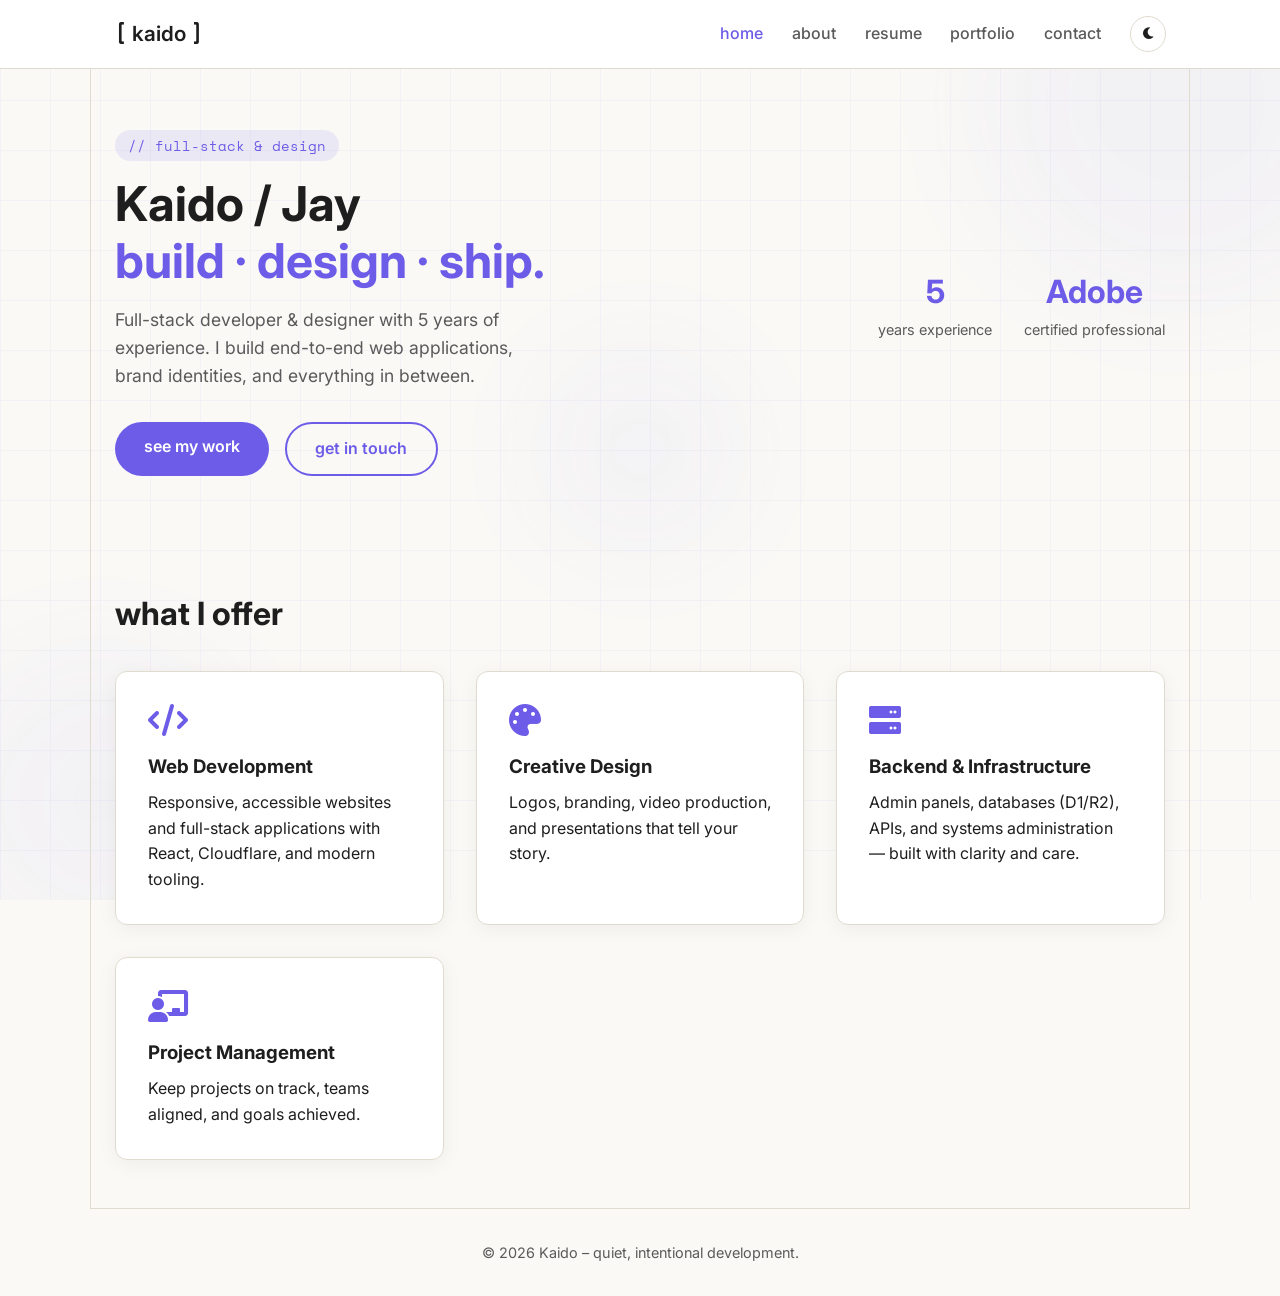
<file: index.html>
<!doctype html>
<html lang="en">
<head>
  <meta charset="UTF-8">
  <meta name="viewport" content="width=device-width, initial-scale=1.0">
  <title>Kaido · Portfolio</title>
  <link rel="icon" type="image/x-icon" href="favicon.ico">
  <link href="https://fonts.googleapis.com/css2?family=Inter:opsz,wght@14..32,300;400;500;600;700&family=Space+Mono:wght@400;700&display=swap" rel="stylesheet">
  <link rel="stylesheet" href="https://cdnjs.cloudflare.com/ajax/libs/font-awesome/6.0.0-beta3/css/all.min.css">
  <link rel="stylesheet" href="css/style.css">
</head>
<body>
  <!-- Animated Background -->
  <div class="animated-bg">
    <div class="grid-pattern"></div>
    <div class="orb orb-1"></div>
    <div class="orb orb-2"></div>
    <div class="orb orb-3"></div>
    <div class="particles">
      <div class="particle"></div>
      <div class="particle"></div>
      <div class="particle"></div>
      <div class="particle"></div>
      <div class="particle"></div>
      <div class="particle"></div>
      <div class="particle"></div>
      <div class="particle"></div>
      <div class="particle"></div>
      <div class="particle"></div>
      <div class="particle"></div>
      <div class="particle"></div>
      <div class="particle"></div>
      <div class="particle"></div>
      <div class="particle"></div>
    </div>
  </div>
  <div class="cursor-glow" id="cursorGlow"></div>

  <nav class="navbar">
    <div class="nav-container">
      <a href="index.html" class="logo">
        <span class="mono">[</span> kaido <span class="mono">]</span>
      </a>
      <button class="menu-toggle" id="menuToggle" aria-label="Toggle menu">
        <i class="fas fa-bars"></i>
      </button>
      <div class="nav-links" id="navLinks">
        <a href="index.html" class="active">home</a>
        <a href="about.html">about</a>
        <a href="resume.html">resume</a>
        <a href="portfolio.html">portfolio</a>
        <a href="contact.html">contact</a>
        <button class="theme-toggle" id="themeToggle" aria-label="Switch theme">
          <i class="fas fa-moon"></i>
        </button>
      </div>
    </div>
  </nav>

  <main>
    <section class="hero">
      <div class="hero-content">
        <span class="badge">// full-stack & design</span>
        <h1>Kaido / Jay<br><span>build · design · ship.</span></h1>
        <p>Full-stack developer & designer with 5 years of experience. I build end-to-end web applications, brand identities, and everything in between.</p>
        <div class="hero-actions">
          <a href="portfolio.html" class="btn-primary">see my work</a>
          <a href="contact.html" class="btn-outline">get in touch</a>
        </div>
      </div>
      <div class="hero-stats">
        <div class="stat">
          <span class="stat-number">5</span>
          <span class="stat-label">years experience</span>
        </div>
        <div class="stat">
          <span class="stat-number">Adobe</span>
          <span class="stat-label">certified professional</span>
        </div>
      </div>
    </section>

    <section class="services-preview">
      <h2>what I offer</h2>
      <div class="services-grid">
        <div class="service-card">
          <i class="fas fa-code service-icon"></i>
          <h3>Web Development</h3>
          <p>Responsive, accessible websites and full-stack applications with React, Cloudflare, and modern tooling.</p>
        </div>
        <div class="service-card">
          <i class="fas fa-palette service-icon"></i>
          <h3>Creative Design</h3>
          <p>Logos, branding, video production, and presentations that tell your story.</p>
        </div>
        <div class="service-card">
          <i class="fas fa-server service-icon"></i>
          <h3>Backend & Infrastructure</h3>
          <p>Admin panels, databases (D1/R2), APIs, and systems administration — built with clarity and care.</p>
        </div>
        <div class="service-card">
          <i class="fas fa-chalkboard-user service-icon"></i>
          <h3>Project Management</h3>
          <p>Keep projects on track, teams aligned, and goals achieved.</p>
        </div>
      </div>
    </section>
  </main>

  <footer>
    <p>© 2026 Kaido – quiet, intentional development.</p>
  </footer>

  <script src="js/main.js"></script>
</body>
</html>
</file>
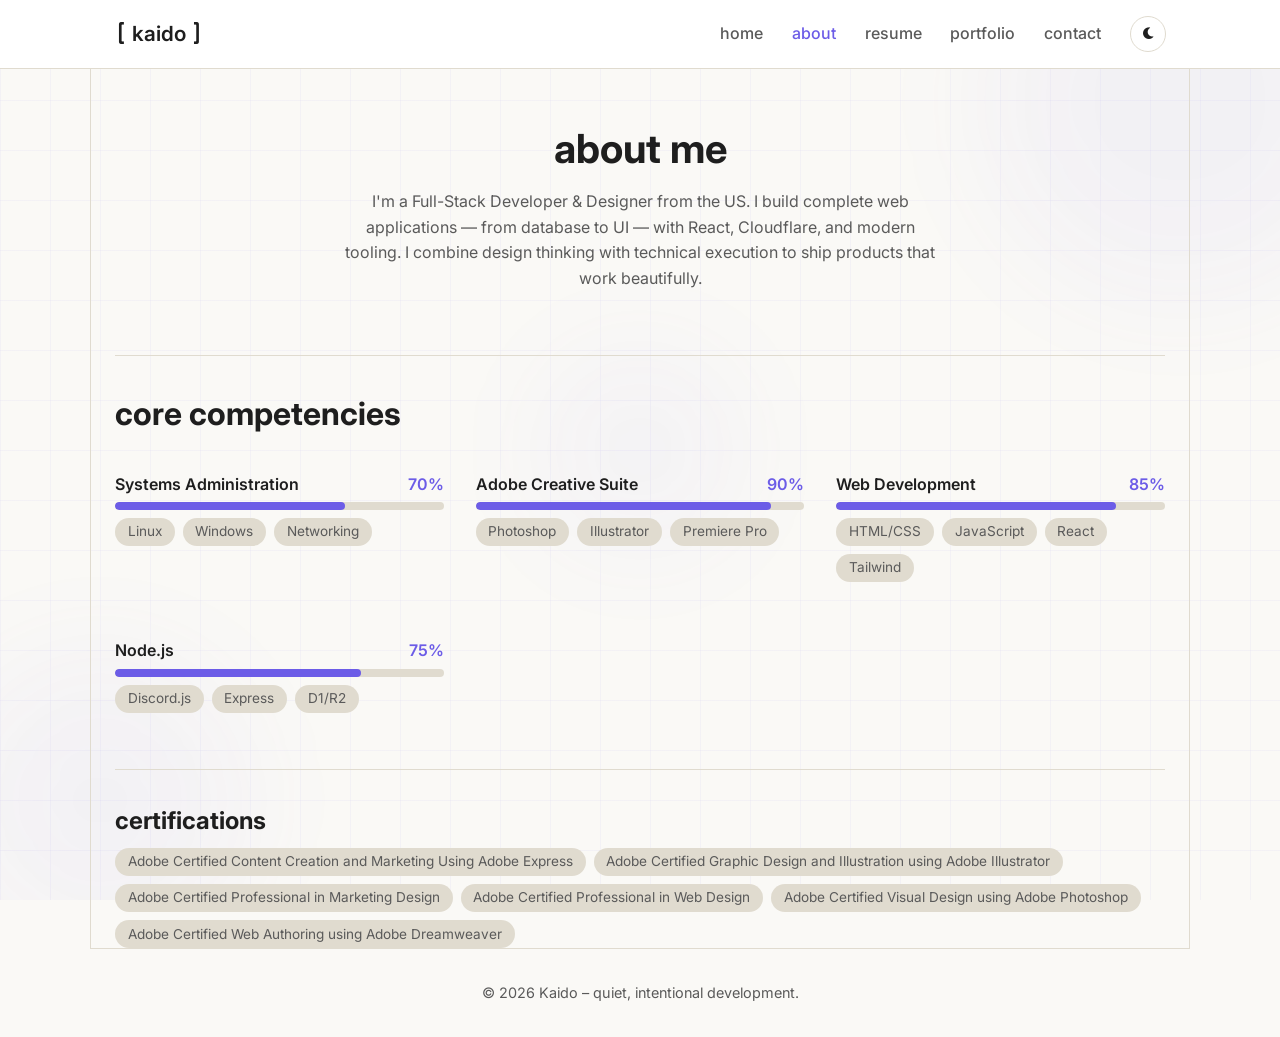
<file: about.html>
<!doctype html>
<html lang="en">
<head>
  <meta charset="UTF-8">
  <meta name="viewport" content="width=device-width, initial-scale=1.0">
  <title>About — Kaido</title>
  <link rel="icon" type="image/x-icon" href="favicon.ico">
  <link href="https://fonts.googleapis.com/css2?family=Inter:opsz,wght@14..32,300;400;500;600;700&family=Space+Mono:wght@400;700&display=swap" rel="stylesheet">
  <link rel="stylesheet" href="https://cdnjs.cloudflare.com/ajax/libs/font-awesome/6.0.0-beta3/css/all.min.css">
  <link rel="stylesheet" href="css/style.css">
</head>
<body>
  <!-- Animated Background -->
  <div class="animated-bg">
    <div class="grid-pattern"></div>
    <div class="orb orb-1"></div>
    <div class="orb orb-2"></div>
    <div class="orb orb-3"></div>
    <div class="particles">
      <div class="particle"></div>
      <div class="particle"></div>
      <div class="particle"></div>
      <div class="particle"></div>
      <div class="particle"></div>
      <div class="particle"></div>
      <div class="particle"></div>
      <div class="particle"></div>
      <div class="particle"></div>
      <div class="particle"></div>
      <div class="particle"></div>
      <div class="particle"></div>
      <div class="particle"></div>
      <div class="particle"></div>
      <div class="particle"></div>
    </div>
  </div>
  <div class="cursor-glow" id="cursorGlow"></div>

  <nav class="navbar">
    <div class="nav-container">
      <a href="index.html" class="logo">
        <span class="mono">[</span> kaido <span class="mono">]</span>
      </a>
      <button class="menu-toggle" id="menuToggle" aria-label="Toggle menu">
        <i class="fas fa-bars"></i>
      </button>
      <div class="nav-links" id="navLinks">
        <a href="index.html">home</a>
        <a href="about.html" class="active">about</a>
        <a href="resume.html">resume</a>
        <a href="portfolio.html">portfolio</a>
        <a href="contact.html">contact</a>
        <button class="theme-toggle" id="themeToggle" aria-label="Switch theme">
          <i class="fas fa-moon"></i>
        </button>
      </div>
    </div>
  </nav>

  <main>
    <section class="page-header">
      <h1>about me</h1>
      <p>I'm a Full-Stack Developer & Designer from the US. I build complete web applications — from database to UI — with React, Cloudflare, and modern tooling. I combine design thinking with technical execution to ship products that work beautifully.</p>
    </section>

    <hr class="section-divider">

    <section class="skills-section">
      <h2>core competencies</h2>
      <div class="grid-2col">
        <div class="skill-item" data-animate>
          <div class="skill-header">
            <span class="skill-name">Systems Administration</span>
            <span class="skill-percent">70%</span>
          </div>
          <div class="skill-bar"><div class="skill-progress" style="width: 70%;"></div></div>
          <div class="skill-tags"><span class="tag">Linux</span><span class="tag">Windows</span><span class="tag">Networking</span></div>
        </div>
        <div class="skill-item" data-animate>
          <div class="skill-header">
            <span class="skill-name">Adobe Creative Suite</span>
            <span class="skill-percent">90%</span>
          </div>
          <div class="skill-bar"><div class="skill-progress" style="width: 90%;"></div></div>
          <div class="skill-tags"><span class="tag">Photoshop</span><span class="tag">Illustrator</span><span class="tag">Premiere Pro</span></div>
        </div>
        <div class="skill-item" data-animate>
          <div class="skill-header">
            <span class="skill-name">Web Development</span>
            <span class="skill-percent">85%</span>
          </div>
          <div class="skill-bar"><div class="skill-progress" style="width: 85%;"></div></div>
          <div class="skill-tags"><span class="tag">HTML/CSS</span><span class="tag">JavaScript</span><span class="tag">React</span><span class="tag">Tailwind</span></div>
        </div>
        <div class="skill-item" data-animate>
          <div class="skill-header">
            <span class="skill-name">Node.js</span>
            <span class="skill-percent">75%</span>
          </div>
          <div class="skill-bar"><div class="skill-progress" style="width: 75%;"></div></div>
          <div class="skill-tags"><span class="tag">Discord.js</span><span class="tag">Express</span><span class="tag">D1/R2</span></div>
        </div>
      </div>
    </section>

    <hr class="section-divider">

    <section>
      <h2>certifications</h2>
      <div class="skill-tags">
        <span class="tag">Adobe Certified Content Creation and Marketing Using Adobe Express</span>
        <span class="tag">Adobe Certified Graphic Design and Illustration using Adobe Illustrator</span>
        <span class="tag">Adobe Certified Professional in Marketing Design</span>
        <span class="tag">Adobe Certified Professional in Web Design</span>
        <span class="tag">Adobe Certified Visual Design using Adobe Photoshop</span>
        <span class="tag">Adobe Certified Web Authoring using Adobe Dreamweaver</span>
      </div>
    </section>
  </main>

  <footer>
    <p>© 2026 Kaido – quiet, intentional development.</p>
  </footer>

  <script src="js/main.js"></script>
</body>
</html>
</file>
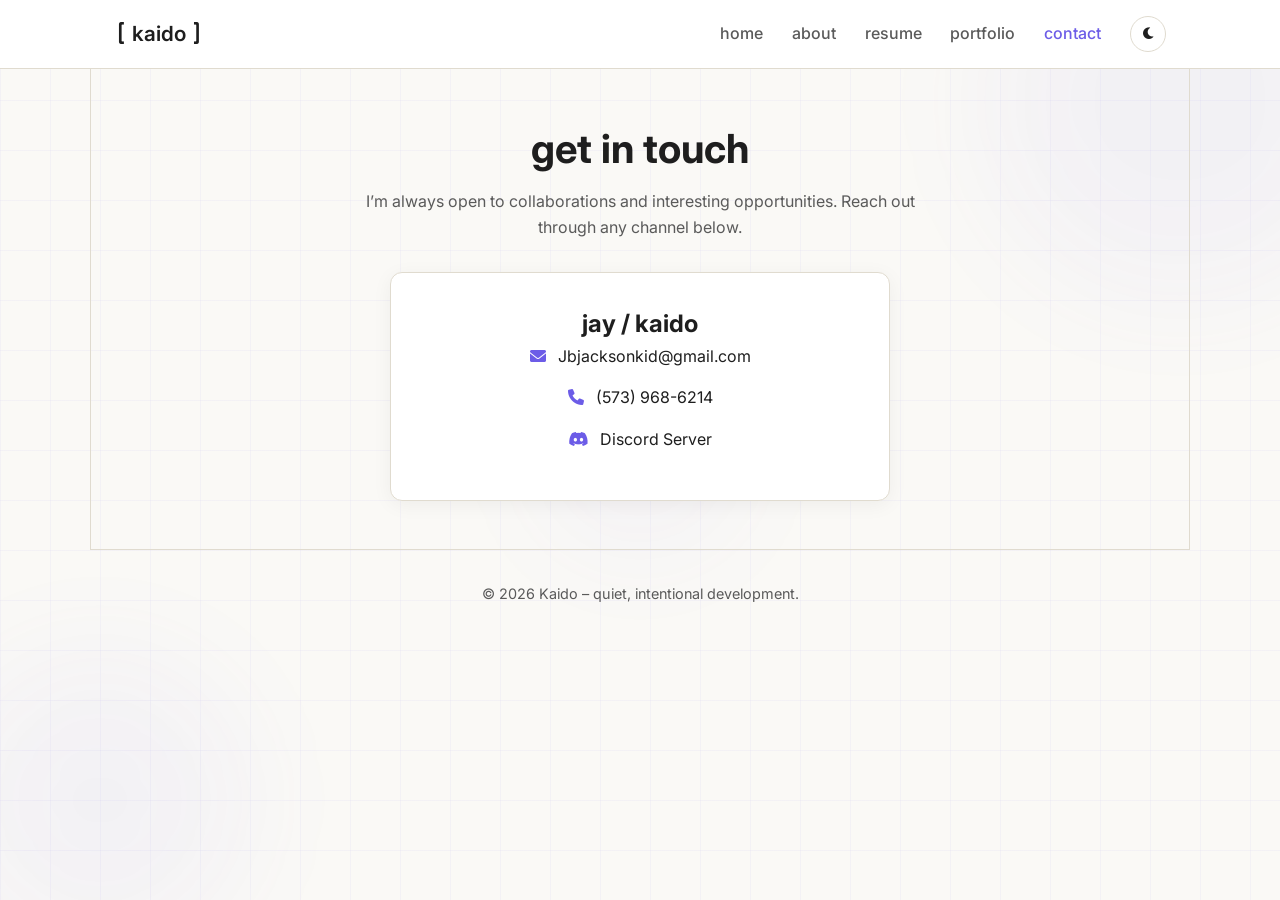
<file: contact.html>
<!doctype html>
<html lang="en">
<head>
  <meta charset="UTF-8">
  <meta name="viewport" content="width=device-width, initial-scale=1.0">
  <title>Contact — Kaido</title>
  <link rel="icon" type="image/x-icon" href="favicon.ico">
  <link href="https://fonts.googleapis.com/css2?family=Inter:opsz,wght@14..32,300;400;500;600;700&family=Space+Mono:wght@400;700&display=swap" rel="stylesheet">
  <link rel="stylesheet" href="https://cdnjs.cloudflare.com/ajax/libs/font-awesome/6.0.0-beta3/css/all.min.css">
  <link rel="stylesheet" href="css/style.css">
</head>
<body>
  <!-- Animated Background -->
  <div class="animated-bg">
    <div class="grid-pattern"></div>
    <div class="orb orb-1"></div>
    <div class="orb orb-2"></div>
    <div class="orb orb-3"></div>
    <div class="particles">
      <div class="particle"></div>
      <div class="particle"></div>
      <div class="particle"></div>
      <div class="particle"></div>
      <div class="particle"></div>
      <div class="particle"></div>
      <div class="particle"></div>
      <div class="particle"></div>
      <div class="particle"></div>
      <div class="particle"></div>
      <div class="particle"></div>
      <div class="particle"></div>
      <div class="particle"></div>
      <div class="particle"></div>
      <div class="particle"></div>
    </div>
  </div>
  <div class="cursor-glow" id="cursorGlow"></div>

  <nav class="navbar">
    <div class="nav-container">
      <a href="index.html" class="logo">
        <span class="mono">[</span> kaido <span class="mono">]</span>
      </a>
      <button class="menu-toggle" id="menuToggle" aria-label="Toggle menu">
        <i class="fas fa-bars"></i>
      </button>
      <div class="nav-links" id="navLinks">
        <a href="index.html">home</a>
        <a href="about.html">about</a>
        <a href="resume.html">resume</a>
        <a href="portfolio.html">portfolio</a>
        <a href="contact.html" class="active">contact</a>
        <button class="theme-toggle" id="themeToggle" aria-label="Switch theme">
          <i class="fas fa-moon"></i>
        </button>
      </div>
    </div>
  </nav>

  <main>
    <section class="page-header">
      <h1>get in touch</h1>
      <p>I’m always open to collaborations and interesting opportunities. Reach out through any channel below.</p>
    </section>

    <div class="contact-grid" style="display: flex; justify-content: center;">
      <div class="contact-info-card" style="max-width: 500px; width: 100%;">
        <h2>jay / kaido</h2>
        <div class="contact-links">
          <a href="mailto:Jbjacksonkid@gmail.com"><i class="fas fa-envelope"></i> Jbjacksonkid@gmail.com</a>
          <a href="tel:+15739686214"><i class="fas fa-phone"></i> (573) 968-6214</a>
          <a href="https://discord.gg/BYSdTchMMu" target="_blank" rel="noopener"><i class="fab fa-discord"></i> Discord Server</a>
        </div>
      </div>
    </div>
  </main>

  <footer>
    <p>© 2026 Kaido – quiet, intentional development.</p>
  </footer>

  <script src="js/main.js"></script>
</body>
</html>
</file>
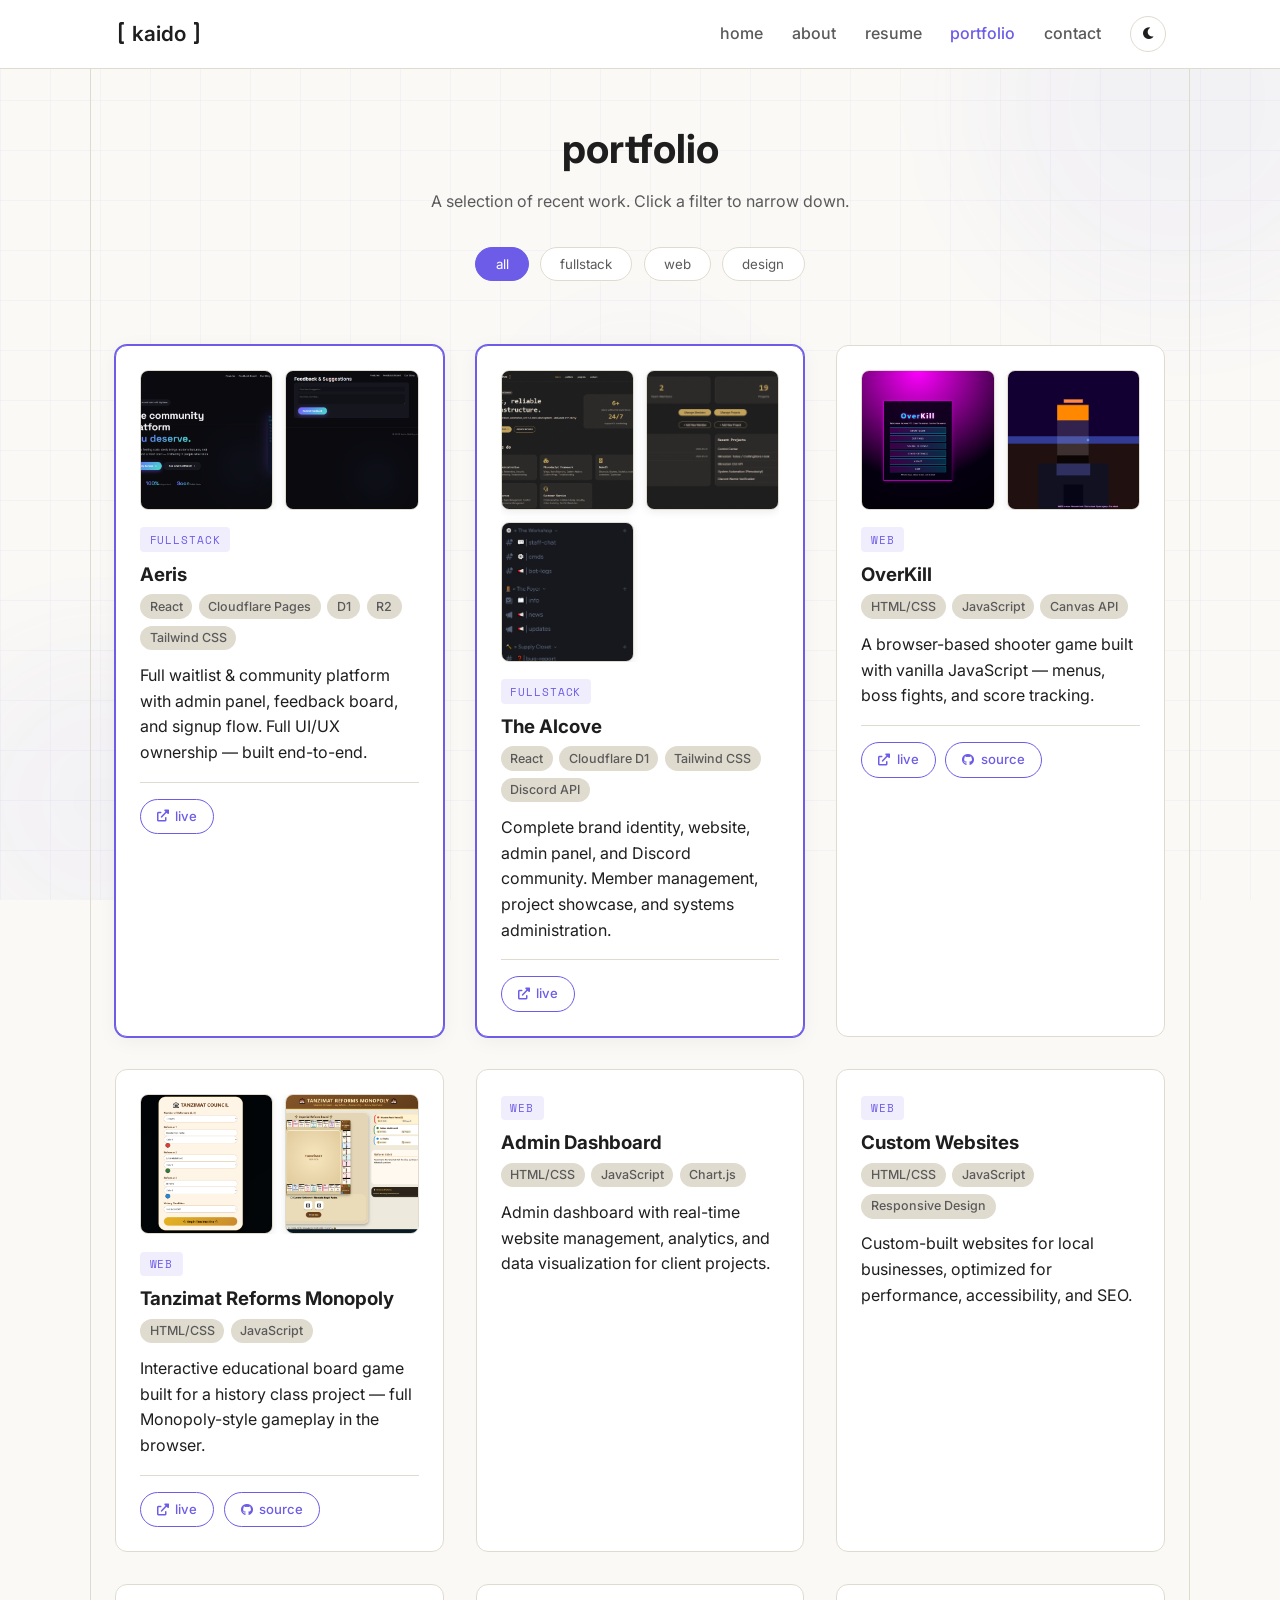
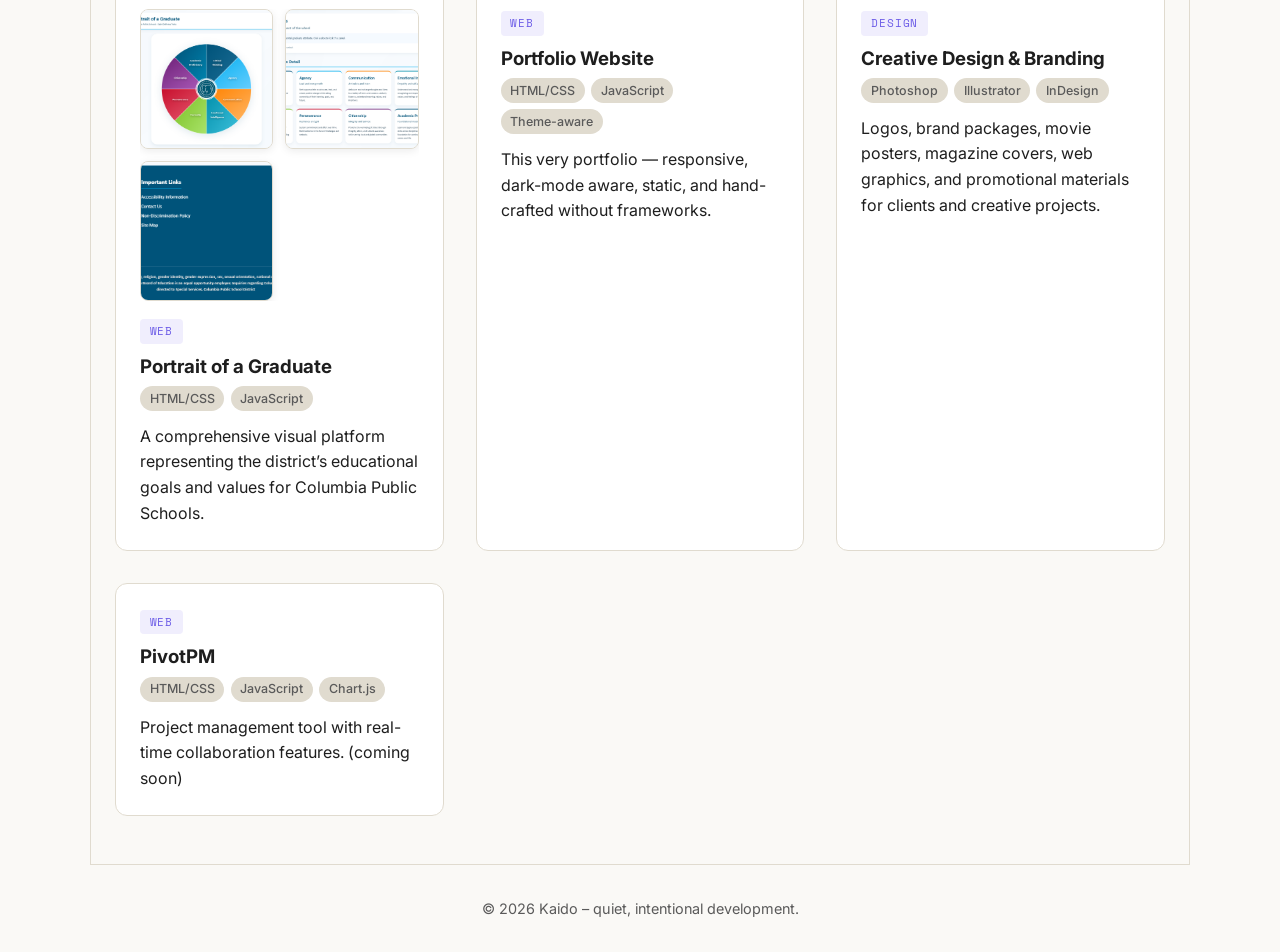
<file: portfolio.html>
<!doctype html>
<html lang="en">
<head>
  <meta charset="UTF-8">
  <meta name="viewport" content="width=device-width, initial-scale=1.0">
  <title>Portfolio — Kaido</title>
  <link rel="icon" type="image/x-icon" href="favicon.ico">
  <link href="https://fonts.googleapis.com/css2?family=Inter:opsz,wght@14..32,300;400;500;600;700&family=Space+Mono:wght@400;700&display=swap" rel="stylesheet">
  <link rel="stylesheet" href="https://cdnjs.cloudflare.com/ajax/libs/font-awesome/6.0.0-beta3/css/all.min.css">
  <link rel="stylesheet" href="css/style.css">
</head>
<body>
  <!-- Animated Background -->
  <div class="animated-bg">
    <div class="grid-pattern"></div>
    <div class="orb orb-1"></div>
    <div class="orb orb-2"></div>
    <div class="orb orb-3"></div>
    <div class="particles">
      <div class="particle"></div>
      <div class="particle"></div>
      <div class="particle"></div>
      <div class="particle"></div>
      <div class="particle"></div>
      <div class="particle"></div>
      <div class="particle"></div>
      <div class="particle"></div>
      <div class="particle"></div>
      <div class="particle"></div>
      <div class="particle"></div>
      <div class="particle"></div>
      <div class="particle"></div>
      <div class="particle"></div>
      <div class="particle"></div>
    </div>
  </div>
  <div class="cursor-glow" id="cursorGlow"></div>

  <nav class="navbar">
    <div class="nav-container">
      <a href="index.html" class="logo">
        <span class="mono">[</span> kaido <span class="mono">]</span>
      </a>
      <button class="menu-toggle" id="menuToggle" aria-label="Toggle menu">
        <i class="fas fa-bars"></i>
      </button>
      <div class="nav-links" id="navLinks">
        <a href="index.html">home</a>
        <a href="about.html">about</a>
        <a href="resume.html">resume</a>
        <a href="portfolio.html" class="active">portfolio</a>
        <a href="contact.html">contact</a>
        <button class="theme-toggle" id="themeToggle" aria-label="Switch theme">
          <i class="fas fa-moon"></i>
        </button>
      </div>
    </div>
  </nav>

  <main>
    <section class="page-header">
      <h1>portfolio</h1>
      <p>A selection of recent work. Click a filter to narrow down.</p>
      <div class="filter-buttons" id="filterButtons">
        <!-- Generated by JavaScript -->
      </div>
    </section>

    <section class="projects-grid" id="projectsGrid">
      <!-- Project cards rendered dynamically -->
    </section>
  </main>

  <footer>
    <p>© 2026 Kaido – quiet, intentional development.</p>
  </footer>

  <script src="js/main.js"></script>
</body>
</html>
</file>
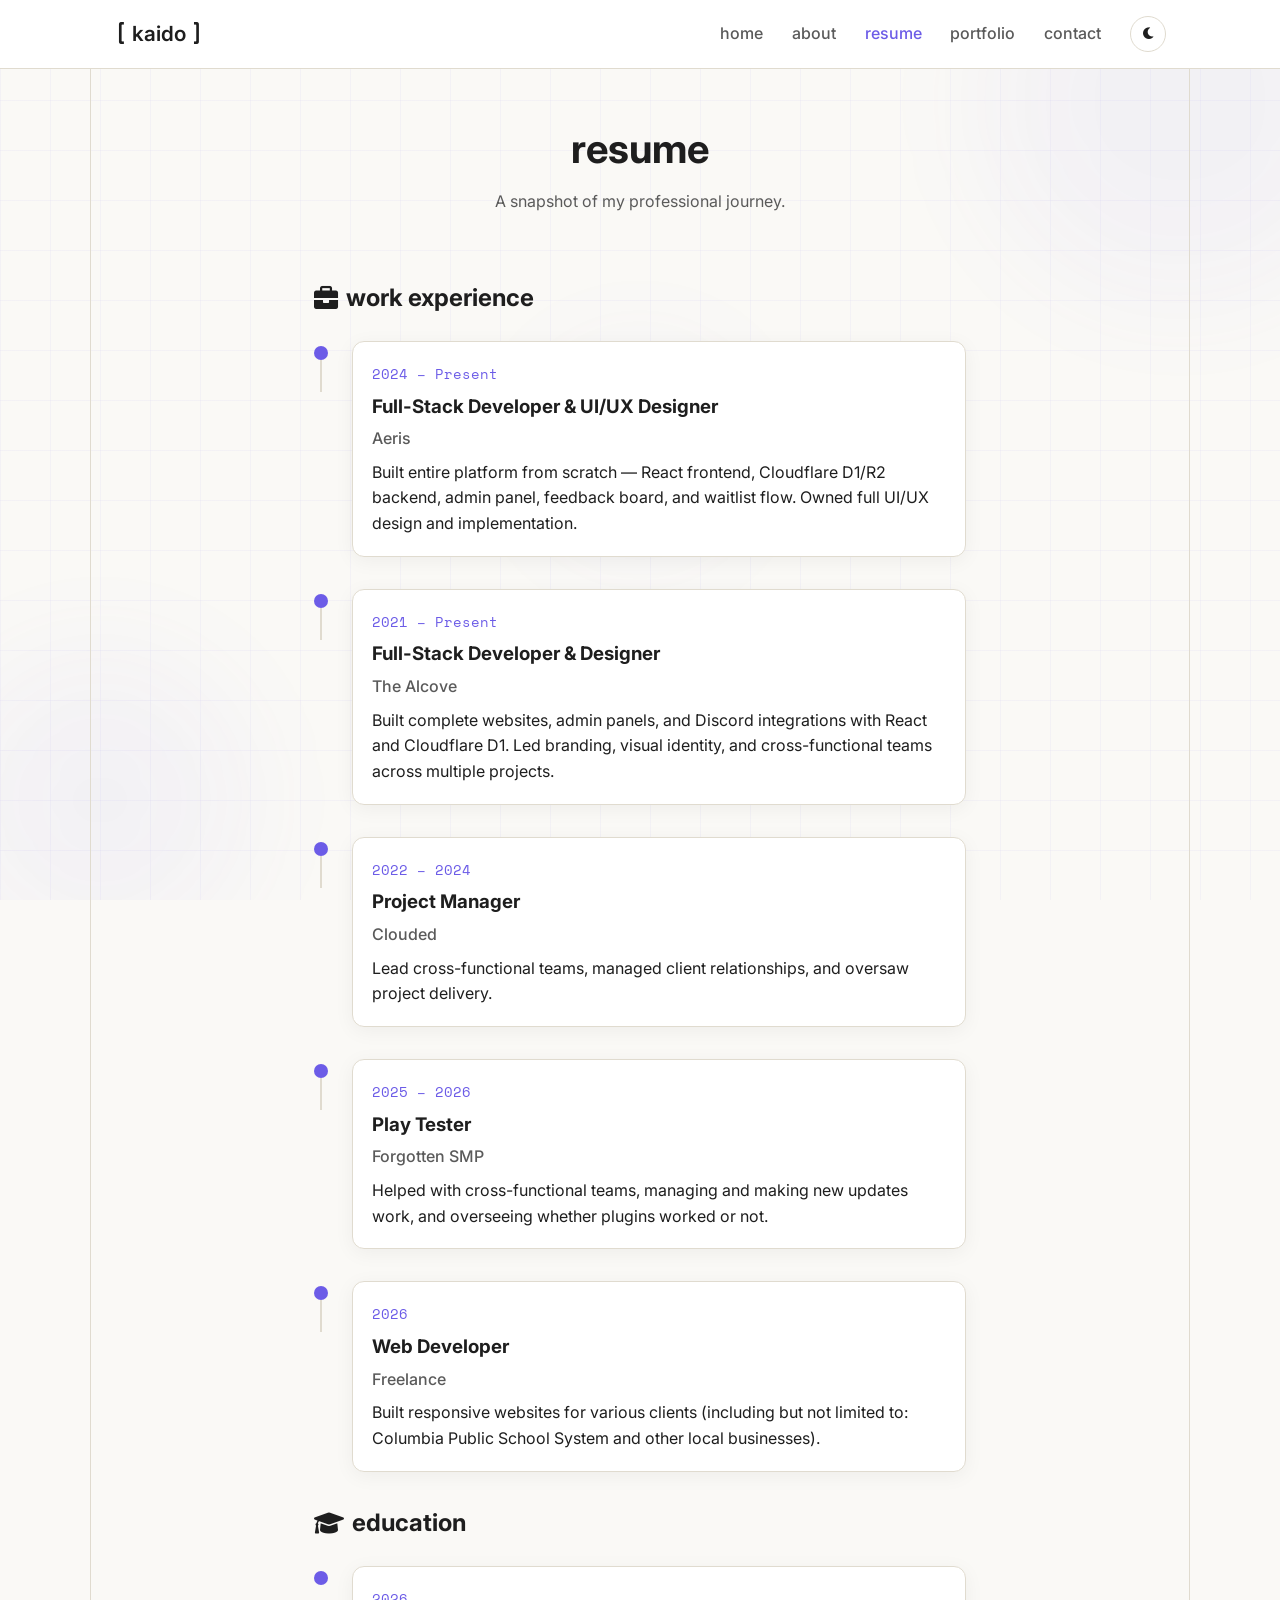
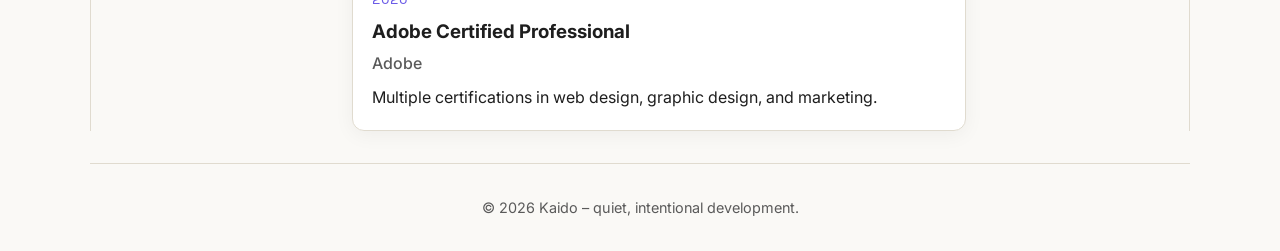
<file: resume.html>
<!doctype html>
<html lang="en">
<head>
  <meta charset="UTF-8">
  <meta name="viewport" content="width=device-width, initial-scale=1.0">
  <title>Resume — Kaido</title>
  <link rel="icon" type="image/x-icon" href="favicon.ico">
  <link href="https://fonts.googleapis.com/css2?family=Inter:opsz,wght@14..32,300;400;500;600;700&family=Space+Mono:wght@400;700&display=swap" rel="stylesheet">
  <link rel="stylesheet" href="https://cdnjs.cloudflare.com/ajax/libs/font-awesome/6.0.0-beta3/css/all.min.css">
  <link rel="stylesheet" href="css/style.css">
</head>
<body>
  <!-- Animated Background -->
  <div class="animated-bg">
    <div class="grid-pattern"></div>
    <div class="orb orb-1"></div>
    <div class="orb orb-2"></div>
    <div class="orb orb-3"></div>
    <div class="particles">
      <div class="particle"></div>
      <div class="particle"></div>
      <div class="particle"></div>
      <div class="particle"></div>
      <div class="particle"></div>
      <div class="particle"></div>
      <div class="particle"></div>
      <div class="particle"></div>
      <div class="particle"></div>
      <div class="particle"></div>
      <div class="particle"></div>
      <div class="particle"></div>
      <div class="particle"></div>
      <div class="particle"></div>
      <div class="particle"></div>
    </div>
  </div>
  <div class="cursor-glow" id="cursorGlow"></div>

  <nav class="navbar">
    <div class="nav-container">
      <a href="index.html" class="logo">
        <span class="mono">[</span> kaido <span class="mono">]</span>
      </a>
      <button class="menu-toggle" id="menuToggle" aria-label="Toggle menu">
        <i class="fas fa-bars"></i>
      </button>
      <div class="nav-links" id="navLinks">
        <a href="index.html">home</a>
        <a href="about.html">about</a>
        <a href="resume.html" class="active">resume</a>
        <a href="portfolio.html">portfolio</a>
        <a href="contact.html">contact</a>
        <button class="theme-toggle" id="themeToggle" aria-label="Switch theme">
          <i class="fas fa-moon"></i>
        </button>
      </div>
    </div>
  </nav>

  <main>
    <section class="page-header">
      <h1>resume</h1>
      <p>A snapshot of my professional journey.</p>
    </section>

    <div class="timeline">
      <h2 class="timeline-title"><i class="fas fa-briefcase"></i> work experience</h2>

      <!-- Sorted by start year ascending -->
      <div class="timeline-item" data-animate>
        <div class="timeline-dot"></div>
        <div class="timeline-content">
          <span class="timeline-date">2024 – Present</span>
          <h3>Full-Stack Developer & UI/UX Designer</h3>
          <h4>Aeris</h4>
          <p>Built entire platform from scratch — React frontend, Cloudflare D1/R2 backend, admin panel, feedback board, and waitlist flow. Owned full UI/UX design and implementation.</p>
        </div>
      </div>

      <div class="timeline-item" data-animate>
        <div class="timeline-dot"></div>
        <div class="timeline-content">
          <span class="timeline-date">2021 – Present</span>
          <h3>Full-Stack Developer & Designer</h3>
          <h4>The Alcove</h4>
          <p>Built complete websites, admin panels, and Discord integrations with React and Cloudflare D1. Led branding, visual identity, and cross-functional teams across multiple projects.</p>
        </div>
      </div>

      <div class="timeline-item" data-animate>
        <div class="timeline-dot"></div>
        <div class="timeline-content">
          <span class="timeline-date">2022 – 2024</span>
          <h3>Project Manager</h3>
          <h4>Clouded</h4>
          <p>Lead cross-functional teams, managed client relationships, and oversaw project delivery.</p>
        </div>
      </div>

      <div class="timeline-item" data-animate>
        <div class="timeline-dot"></div>
        <div class="timeline-content">
          <span class="timeline-date">2025 – 2026</span>
          <h3>Play Tester</h3>
          <h4>Forgotten SMP</h4>
          <p>Helped with cross-functional teams, managing and making new updates work, and overseeing whether plugins worked or not.</p>
        </div>
      </div>

      <div class="timeline-item" data-animate>
        <div class="timeline-dot"></div>
        <div class="timeline-content">
          <span class="timeline-date">2026</span>
          <h3>Web Developer</h3>
          <h4>Freelance</h4>
          <p>Built responsive websites for various clients (including but not limited to: Columbia Public School System and other local businesses).</p>
        </div>
      </div> <!-- Properly closed timeline-item -->

      <h2 class="timeline-title"><i class="fas fa-graduation-cap"></i> education</h2>

      <div class="timeline-item" data-animate>
        <div class="timeline-dot"></div>
        <div class="timeline-content">
          <span class="timeline-date">2026</span>
          <h3>Adobe Certified Professional</h3>
          <h4>Adobe</h4>
          <p>Multiple certifications in web design, graphic design, and marketing.</p>
        </div>
      </div>
    </div>
  </main>

  <footer>
    <p>© 2026 Kaido – quiet, intentional development.</p>
  </footer>

  <script src="js/main.js"></script>
</body>
</html>
</file>
<file: css/style.css>
/* ===== CSS Variables & Theme ===== */
:root {
  --bg: #faf9f6;
  --surface: #ffffff;
  --text: #1e1e1e;
  --text-muted: #5a5a5a;
  --border: #e0dbcf;
  --accent: #6c5ce7;
  --accent-hover: #5a4bd1;
  --shadow: 0 4px 20px rgba(0,0,0,0.05);
  --font-main: 'Inter', sans-serif;
  --font-mono: 'Space Mono', monospace;
  --transition: 0.3s ease;
  --particle-color: rgba(108, 92, 231, 0.15);
  --glow-color: rgba(108, 92, 231, 0.08);
}

[data-theme="dark"] {
  --bg: #121212;
  --surface: #1e1e1e;
  --text: #f0f0f0;
  --text-muted: #b0b0b0;
  --border: #2e2e2e;
  --shadow: 0 4px 20px rgba(0,0,0,0.3);
  --particle-color: rgba(108, 92, 231, 0.25);
  --glow-color: rgba(108, 92, 231, 0.12);
}

/* ===== Animated Background ===== */
.animated-bg {
  position: fixed;
  top: 0;
  left: 0;
  width: 100%;
  height: 100%;
  z-index: -1;
  overflow: hidden;
  pointer-events: none;
}

/* Floating orbs */
.orb {
  position: absolute;
  border-radius: 50%;
  filter: blur(60px);
  opacity: 0.6;
  animation: float 20s ease-in-out infinite;
}

.orb-1 {
  width: 400px;
  height: 400px;
  background: var(--glow-color);
  top: -100px;
  right: -100px;
  animation-delay: 0s;
}

.orb-2 {
  width: 300px;
  height: 300px;
  background: var(--glow-color);
  bottom: -50px;
  left: -50px;
  animation-delay: -7s;
  animation-duration: 25s;
}

.orb-3 {
  width: 200px;
  height: 200px;
  background: var(--glow-color);
  top: 50%;
  left: 50%;
  transform: translate(-50%, -50%);
  animation-delay: -14s;
  animation-duration: 18s;
}

@keyframes float {
  0%, 100% {
    transform: translate(0, 0) scale(1);
  }
  25% {
    transform: translate(30px, -30px) scale(1.05);
  }
  50% {
    transform: translate(-20px, 20px) scale(0.95);
  }
  75% {
    transform: translate(20px, 10px) scale(1.02);
  }
}

/* Floating particles */
.particles {
  position: absolute;
  width: 100%;
  height: 100%;
}

.particle {
  position: absolute;
  width: 6px;
  height: 6px;
  background: var(--particle-color);
  border-radius: 50%;
  animation: rise 15s ease-in infinite;
}

.particle:nth-child(1) { left: 10%; animation-delay: 0s; animation-duration: 12s; }
.particle:nth-child(2) { left: 20%; animation-delay: -2s; animation-duration: 14s; }
.particle:nth-child(3) { left: 30%; animation-delay: -4s; animation-duration: 11s; }
.particle:nth-child(4) { left: 40%; animation-delay: -6s; animation-duration: 16s; }
.particle:nth-child(5) { left: 50%; animation-delay: -8s; animation-duration: 13s; }
.particle:nth-child(6) { left: 60%; animation-delay: -10s; animation-duration: 15s; }
.particle:nth-child(7) { left: 70%; animation-delay: -12s; animation-duration: 12s; }
.particle:nth-child(8) { left: 80%; animation-delay: -14s; animation-duration: 17s; }
.particle:nth-child(9) { left: 90%; animation-delay: -16s; animation-duration: 14s; }
.particle:nth-child(10) { left: 15%; animation-delay: -1s; animation-duration: 13s; }
.particle:nth-child(11) { left: 35%; animation-delay: -3s; animation-duration: 15s; }
.particle:nth-child(12) { left: 55%; animation-delay: -5s; animation-duration: 11s; }
.particle:nth-child(13) { left: 75%; animation-delay: -7s; animation-duration: 16s; }
.particle:nth-child(14) { left: 95%; animation-delay: -9s; animation-duration: 12s; }
.particle:nth-child(15) { left: 5%; animation-delay: -11s; animation-duration: 14s; }

@keyframes rise {
  0% {
    bottom: -10px;
    opacity: 0;
    transform: translateX(0) scale(0.5);
  }
  10% {
    opacity: 1;
  }
  90% {
    opacity: 1;
  }
  100% {
    bottom: 100%;
    opacity: 0;
    transform: translateX(30px) scale(1.2);
  }
}

/* Subtle grid pattern */
.grid-pattern {
  position: absolute;
  width: 100%;
  height: 100%;
  background-image: 
    linear-gradient(var(--particle-color) 1px, transparent 1px),
    linear-gradient(90deg, var(--particle-color) 1px, transparent 1px);
  background-size: 50px 50px;
  opacity: 0.3;
  animation: gridPulse 8s ease-in-out infinite;
}

@keyframes gridPulse {
  0%, 100% {
    opacity: 0.2;
  }
  50% {
    opacity: 0.4;
  }
}

/* Mouse trail glow - positioned via JS */
.cursor-glow {
  position: fixed;
  width: 300px;
  height: 300px;
  background: radial-gradient(circle, var(--glow-color) 0%, transparent 70%);
  border-radius: 50%;
  pointer-events: none;
  transform: translate(-50%, -50%);
  z-index: -1;
  opacity: 0;
  transition: opacity 0.3s ease;
}

.cursor-glow.active {
  opacity: 1;
}

/* ===== Reset & Base ===== */
*, *::before, *::after {
  box-sizing: border-box;
  margin: 0;
  padding: 0;
}

html {
  scroll-behavior: smooth;
}

body {
  font-family: var(--font-main);
  background: var(--bg);
  color: var(--text);
  line-height: 1.6;
  transition: background var(--transition), color var(--transition);
  overflow-x: hidden;          /* prevent horizontal scroll on tiny screens */
}

/* ---- MAIN CONTAINER (the fix) ---- */
main {
  max-width: 1100px;
  margin: 0 auto;
  padding: 0 1.5rem;
  border-left: 1px solid var(--border);
  border-right: 1px solid var(--border);
}

/* ---- Navbar (unchanged visually, just kept) ---- */
.navbar {
  background: var(--surface);
  border-bottom: 1px solid var(--border);
  position: sticky;
  top: 0;
  z-index: 1000;
  transition: background var(--transition);
}

.nav-container {
  display: flex;
  justify-content: space-between;
  align-items: center;
  max-width: 1100px;
  margin: 0 auto;
  padding: 1rem 1.5rem;
}

.logo {
  text-decoration: none;
  font-size: 1.3rem;
  font-weight: 600;
  color: var(--text);
}

.logo .mono {
  font-family: var(--font-mono);
}

.nav-links {
  display: flex;
  align-items: center;
  gap: 1.8rem;
}

.nav-links a {
  text-decoration: none;
  color: var(--text-muted);
  font-weight: 500;
  transition: color var(--transition);
}

.nav-links a.active,
.nav-links a:hover {
  color: var(--accent);
}

.menu-toggle {
  display: none;
  background: none;
  border: none;
  color: var(--text);
  font-size: 1.5rem;
  cursor: pointer;
}

.theme-toggle {
  background: none;
  border: 1px solid var(--border);
  border-radius: 50%;
  width: 36px;
  height: 36px;
  display: flex;
  align-items: center;
  justify-content: center;
  color: var(--text);
  cursor: pointer;
  transition: background var(--transition);
}

.theme-toggle:hover {
  background: var(--border);
}

/* ---- Hero (home page) ---- */
.hero {
  display: flex;
  flex-wrap: wrap;
  align-items: center;
  justify-content: space-between;
  padding: 4rem 0;
  gap: 2rem;
}

.hero-content {
  flex: 1 1 500px;
}

.badge {
  font-family: var(--font-mono);
  font-size: 0.9rem;
  color: var(--accent);
  background: rgba(108, 92, 231, 0.1);
  padding: 0.3rem 0.8rem;
  border-radius: 20px;
}

.hero-content h1 {
  font-size: 3rem;
  line-height: 1.2;
  margin: 1rem 0;
  font-weight: 700;
}

.hero-content h1 span {
  color: var(--accent);
}

.hero-content p {
  color: var(--text-muted);
  font-size: 1.1rem;
  max-width: 450px;
  margin-bottom: 2rem;
}

.hero-actions {
  display: flex;
  gap: 1rem;
  flex-wrap: wrap;
}

.btn-primary, .btn-outline {
  display: inline-block;
  padding: 0.75rem 1.8rem;
  border-radius: 30px;
  font-weight: 600;
  text-decoration: none;
  transition: all var(--transition);
}

.btn-primary {
  background: var(--accent);
  color: #fff;
}

.btn-primary:hover {
  background: var(--accent-hover);
  transform: translateY(-2px);
}

.btn-outline {
  border: 2px solid var(--accent);
  color: var(--accent);
}

.btn-outline:hover {
  background: var(--accent);
  color: #fff;
}

.hero-stats {
  display: flex;
  gap: 2rem;
}

.stat {
  text-align: center;
}

.stat-number {
  display: block;
  font-size: 2rem;
  font-weight: 700;
  color: var(--accent);
}

.stat-label {
  font-size: 0.9rem;
  color: var(--text-muted);
}

/* ---- Services Preview ---- */
.services-preview {
  padding: 3rem 0;
}

.services-preview h2,
.skills-section h2 {
  font-size: 2rem;
  margin-bottom: 2rem;
}

.services-grid {
  display: grid;
  grid-template-columns: repeat(auto-fit, minmax(280px, 1fr));
  gap: 2rem;
}

.service-card {
  background: var(--surface);
  padding: 2rem;
  border-radius: 12px;
  border: 1px solid var(--border);
  box-shadow: var(--shadow);
  transition: transform var(--transition);
}

.service-card:hover {
  transform: translateY(-5px);
}

.service-icon {
  font-size: 2rem;
  color: var(--accent);
  margin-bottom: 1rem;
}

.service-card h3 {
  margin-bottom: 0.5rem;
}

/* ---- Page Header (used on about, resume, etc) ---- */
.page-header {
  text-align: center;
  padding: 3rem 0 2rem;
}

.page-header h1 {
  font-size: 2.5rem;
}

.page-header p {
  color: var(--text-muted);
  max-width: 600px;
  margin: 0.5rem auto 0;
}

.section-divider {
  border: none;
  height: 1px;
  background: var(--border);
  margin: 2rem 0;
}

/* ---- Skills ---- */
.grid-2col {
  display: grid;
  grid-template-columns: repeat(auto-fit, minmax(300px, 1fr));
  gap: 2rem;
}

.skill-item {
  margin-bottom: 1.5rem;
}

.skill-header {
  display: flex;
  justify-content: space-between;
  margin-bottom: 0.3rem;
}

.skill-name {
  font-weight: 600;
}

.skill-percent {
  color: var(--accent);
  font-weight: 600;
}

.skill-bar {
  width: 100%;
  height: 8px;
  background: var(--border);
  border-radius: 4px;
  overflow: hidden;
}

.skill-progress {
  height: 100%;
  background: var(--accent);
  border-radius: 4px;
  width: 0%;
  transition: width 1s ease;
}

.skill-tags {
  display: flex;
  flex-wrap: wrap;
  gap: 0.5rem;
  margin-top: 0.5rem;
}

.tag {
  background: var(--border);
  color: var(--text-muted);
  padding: 0.2rem 0.8rem;
  border-radius: 20px;
  font-size: 0.85rem;
  transition: background var(--transition);
}

.tag:hover {
  background: var(--accent);
  color: #fff;
}

/* ---- Timeline (resume) ---- */
.timeline {
  max-width: 700px;
  margin: 0 auto;
  padding: 0 1.5rem;
}

.timeline-title {
  font-size: 1.5rem;
  margin: 2rem 0 1.5rem;
  display: flex;
  align-items: center;
  gap: 0.5rem;
}

.timeline-item {
  display: flex;
  gap: 1.5rem;
  margin-bottom: 2rem;
  position: relative;
}

.timeline-dot {
  width: 14px;
  height: 14px;
  background: var(--accent);
  border-radius: 50%;
  flex-shrink: 0;
  margin-top: 5px;
  position: relative;
}

.timeline-dot::before {
  content: '';
  position: absolute;
  left: 50%;
  top: 14px;
  bottom: -2rem;
  width: 2px;
  background: var(--border);
  transform: translateX(-50%);
}

.timeline-item:last-child .timeline-dot::before {
  display: none;
}

.timeline-content {
  background: var(--surface);
  padding: 1.2rem;
  border-radius: 12px;
  border: 1px solid var(--border);
  box-shadow: var(--shadow);
  flex: 1;
}

.timeline-date {
  font-size: 0.85rem;
  color: var(--accent);
  font-family: var(--font-mono);
}

.timeline-content h3 {
  margin: 0.3rem 0;
}

.timeline-content h4 {
  font-weight: 500;
  color: var(--text-muted);
  margin-bottom: 0.5rem;
}

/* ---- Portfolio grid ---- */
.filter-buttons {
  display: flex;
  flex-wrap: wrap;
  justify-content: center;
  gap: 0.7rem;
  margin: 2rem 0;
}

.filter-btn {
  background: var(--surface);
  border: 1px solid var(--border);
  padding: 0.5rem 1.2rem;
  border-radius: 25px;
  cursor: pointer;
  transition: all var(--transition);
  font-family: var(--font-main);
  color: var(--text-muted);
}

.filter-btn.active,
.filter-btn:hover {
  background: var(--accent);
  color: #fff;
  border-color: var(--accent);
}

.projects-grid {
  display: grid;
  grid-template-columns: repeat(auto-fill, minmax(300px, 1fr));
  gap: 2rem;
  padding: 0 0 3rem;
}

.project-card {
  background: var(--surface);
  border: 1px solid var(--border);
  border-radius: 12px;
  padding: 1.5rem;
  transition: transform var(--transition), box-shadow var(--transition);
}

.project-card:hover {
  transform: translateY(-4px);
  box-shadow: var(--shadow);
}

.project-card h3 {
  margin-bottom: 0.3rem;
}

.project-category {
  display: inline-block;
  font-family: var(--font-mono);
  font-size: 0.7rem;
  text-transform: uppercase;
  letter-spacing: 0.08em;
  color: var(--accent);
  background: rgba(108, 92, 231, 0.1);
  padding: 0.2rem 0.6rem;
  border-radius: 4px;
  margin-bottom: 0.5rem;
}

.project-tech {
  display: flex;
  flex-wrap: wrap;
  gap: 0.4rem;
  margin-bottom: 0.8rem;
}

.tech-badge {
  display: inline-block;
  background: var(--border);
  color: var(--text-muted);
  padding: 0.15rem 0.6rem;
  border-radius: 20px;
  font-size: 0.78rem;
  font-weight: 500;
  transition: background var(--transition), color var(--transition);
}

.tech-badge:hover {
  background: var(--accent);
  color: #fff;
}

.project-links {
  display: flex;
  flex-wrap: wrap;
  gap: 0.6rem;
  margin-top: 1rem;
  padding-top: 1rem;
  border-top: 1px solid var(--border);
}

.project-link {
  display: inline-flex;
  align-items: center;
  gap: 0.4rem;
  padding: 0.4rem 1rem;
  border-radius: 20px;
  font-size: 0.82rem;
  font-weight: 500;
  text-decoration: none;
  color: var(--accent);
  border: 1px solid var(--accent);
  transition: all var(--transition);
}

.project-link:hover {
  background: var(--accent);
  color: #fff;
}

.project-link i {
  font-size: 0.75rem;
}

.project-card.featured {
  border-color: var(--accent);
  box-shadow: 0 0 0 1px var(--accent), var(--shadow);
}

/* ------------------------------
   ✨ Project image gallery
   ------------------------------ */
.project-images {
  display: grid;
  grid-template-columns: repeat(auto-fit, minmax(120px, 1fr));
  gap: 0.75rem;
  margin-bottom: 1rem;
  border-radius: 8px;
  overflow: hidden;
}

/* Single image takes full width */
.project-images:has(img:only-child) {
  grid-template-columns: 1fr;
}

.project-images img {
  width: 100%;
  height: 140px;
  border-radius: 8px;
  object-fit: cover;
  object-position: center top;
  border: 1px solid var(--border);
  background: var(--bg);
  box-shadow: 0 2px 8px rgba(0,0,0,0.08);
  transition: transform 0.3s ease, box-shadow 0.3s ease, opacity 0.3s ease;
  cursor: pointer;
}

.project-images img:hover {
  transform: scale(1.03);
  box-shadow: 0 4px 16px rgba(108, 92, 231, 0.2);
  z-index: 1;
  position: relative;
}

/* Lightbox effect on click - handled by adding class via JS if desired */
.project-images img.expanded {
  position: fixed;
  top: 50%;
  left: 50%;
  transform: translate(-50%, -50%);
  max-width: 90vw;
  max-height: 90vh;
  height: auto;
  width: auto;
  z-index: 10000;
  border-radius: 12px;
  box-shadow: 0 20px 60px rgba(0,0,0,0.4);
}

/* Overlay for lightbox */
.lightbox-overlay {
  position: fixed;
  top: 0;
  left: 0;
  width: 100%;
  height: 100%;
  background: rgba(0,0,0,0.8);
  z-index: 9999;
  opacity: 0;
  pointer-events: none;
  transition: opacity 0.3s ease;
}

.lightbox-overlay.active {
  opacity: 1;
  pointer-events: auto;
}

/* ---- Contact page ---- */
.contact-grid {
  display: flex;
  justify-content: center;
  padding-bottom: 3rem;
}

.contact-info-card {
  background: var(--surface);
  border: 1px solid var(--border);
  border-radius: 12px;
  padding: 2rem;
  max-width: 500px;
  width: 100%;
  box-shadow: var(--shadow);
  text-align: center;
}

.contact-links a {
  display: block;
  margin-bottom: 1rem;
  color: var(--text);
  text-decoration: none;
  transition: color var(--transition);
}

.contact-links a i {
  margin-right: 0.5rem;
  color: var(--accent);
}

.contact-links a:hover {
  color: var(--accent);
}

/* ---- Footer ---- */
footer {
  text-align: center;
  padding: 2rem 0;
  border-top: 1px solid var(--border);
  color: var(--text-muted);
  font-size: 0.9rem;
  max-width: 1100px;       /* align with main content */
  margin: 0 auto;
}

/* =========================================
   RESPONSIVE – TABLETS & SMALL DESKTOPS
   ========================================= */
@media (max-width: 768px) {
  .nav-container {
    padding: 0.8rem 1.2rem;
  }

  .menu-toggle {
    display: block;
  }

  .nav-links {
    position: fixed;
    top: 65px;
    left: 0;
    right: 0;
    background: var(--surface);
    flex-direction: column;
    padding: 2rem;
    gap: 1.5rem;
    display: none;
    border-bottom: 1px solid var(--border);
    z-index: 999;
  }

  .nav-links.show {
    display: flex;
  }

  .hero {
    flex-direction: column;
    padding: 2.5rem 0;
  }

  .hero-content h1 {
    font-size: 2.2rem;
  }

  .hero-stats {
    width: 100%;
    justify-content: space-around;
  }

  .services-grid,
  .grid-2col {
    grid-template-columns: 1fr;
  }

  .projects-grid {
    grid-template-columns: 1fr;
  }

  .timeline-item {
    flex-direction: column;
    gap: 0.5rem;
  }

  .timeline-dot {
    display: none;          /* hide dot on small screens for cleaner look */
  }

  .timeline-content {
    width: 100%;
  }

  .contact-grid {
    padding: 0 1rem;
  }

  main {
    padding: 0 1rem;
    border-left: none;      /* no side borders on mobile */
    border-right: none;
  }

/* Adjust image grid on tablets */
  .project-images {
    grid-template-columns: repeat(auto-fit, minmax(100px, 1fr));
    gap: 0.5rem;
  }
  
  .project-images img {
    height: 120px;
  }
}

/* =========================================
   RESPONSIVE – MOBILE PHONES (extra)
   ========================================= */
@media (max-width: 480px) {
  .hero-content h1 {
    font-size: 1.8rem;
  }

  .hero-actions {
    flex-direction: column;
    align-items: flex-start;
  }

  .hero-stats {
    gap: 1rem;
  }

  .stat-number {
    font-size: 1.7rem;
  }

  .page-header h1 {
    font-size: 2rem;
  }

  .timeline-content {
    padding: 1rem;
  }

  .filter-buttons {
    gap: 0.4rem;
  }

  .filter-btn {
    padding: 0.4rem 1rem;
    font-size: 0.85rem;
  }

/* Smaller images on mobile */
  .project-images {
    grid-template-columns: 1fr 1fr;
    gap: 0.4rem;
  }
  
  .project-images img {
    height: 100px;
  }
  
  .project-images:has(img:only-child) {
    grid-template-columns: 1fr;
  }
  
  .project-images:has(img:only-child) img {
    height: 160px;
  }
}
</file>
